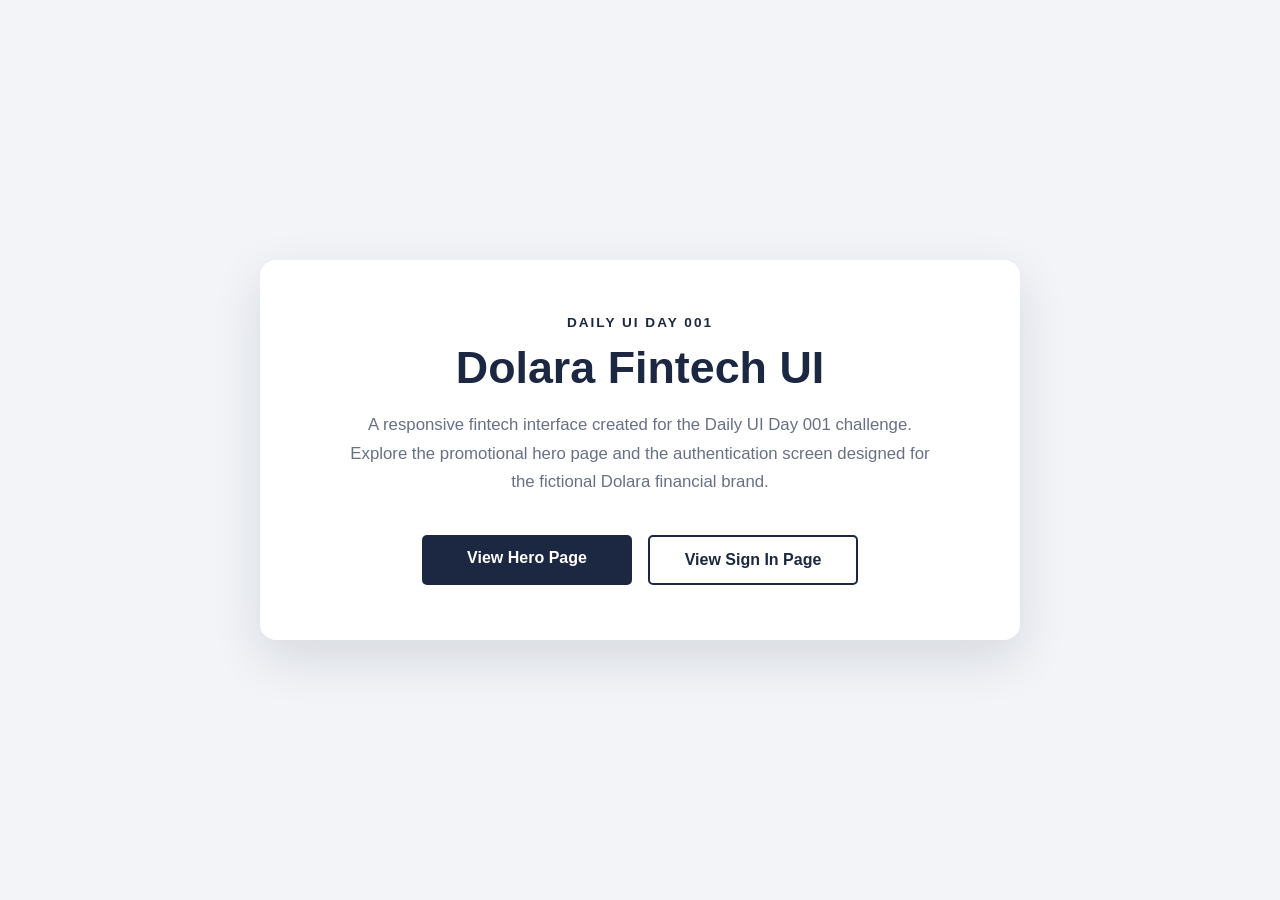
<file: index.html>
<!DOCTYPE html>
<html lang="en">
<head>
    <meta charset="UTF-8">

    <meta
        name="viewport"
        content="width=device-width, initial-scale=1.0"
    >

    <title>Daily UI Day 001 | Dolara Fintech UI</title>

    <style>
        :root {
            --primary-color: #1c2742;
            --primary-dark: #11192c;
            --page-background: #f2f4f8;
            --text-muted: #687086;
        }

        * {
            box-sizing: border-box;
        }

        body {
            min-height: 100vh;
            margin: 0;
            padding: 30px;

            display: flex;
            justify-content: center;
            align-items: center;

            font-family: Arial, Helvetica, sans-serif;
            color: var(--primary-color);
            background-color: var(--page-background);
        }

        .project-container {
            width: 100%;
            max-width: 760px;
            padding: 55px 45px;

            text-align: center;
            background-color: white;
            border-radius: 16px;

            box-shadow: 0 18px 50px rgba(17, 25, 44, 0.12);
        }

        .challenge-label {
            margin-bottom: 12px;

            font-size: 0.85rem;
            font-weight: 700;
            letter-spacing: 2px;
            text-transform: uppercase;
        }

        h1 {
            margin: 0 0 18px;
            font-size: 2.8rem;
        }

        .description {
            max-width: 590px;
            margin: 0 auto 38px;

            color: var(--text-muted);
            font-size: 1.05rem;
            line-height: 1.7;
        }

        .project-links {
            display: flex;
            justify-content: center;
            gap: 16px;
            flex-wrap: wrap;
        }

        .project-link {
            min-width: 210px;
            padding: 14px 24px;

            color: white;
            background-color: var(--primary-color);
            border-radius: 5px;

            font-weight: 700;
            text-decoration: none;

            transition:
                background-color 0.2s ease,
                transform 0.2s ease;
        }

        .project-link:hover {
            background-color: var(--primary-dark);
            transform: translateY(-2px);
        }

        .secondary-link {
            color: var(--primary-color);
            background-color: white;
            border: 2px solid var(--primary-color);
        }

        .secondary-link:hover {
            color: white;
            background-color: var(--primary-dark);
        }

        @media (max-width: 576px) {
            body {
                padding: 18px;
            }

            .project-container {
                padding: 45px 24px;
            }

            h1 {
                font-size: 2.1rem;
            }

            .project-link {
                width: 100%;
            }
        }
    </style>
</head>

<body>

    <main class="project-container">

        <div class="challenge-label">
            Daily UI Day 001
        </div>

        <h1>Dolara Fintech UI</h1>

        <p class="description">
            A responsive fintech interface created for the Daily UI Day 001
            challenge. Explore the promotional hero page and the authentication
            screen designed for the fictional Dolara financial brand.
        </p>

        <div class="project-links">

            <a class="project-link" href="./daily1.html">
                View Hero Page
            </a>

            <a
                class="project-link secondary-link"
                href="./sign.html"
            >
                View Sign In Page
            </a>

        </div>

    </main>

</body>
</html>
</file>
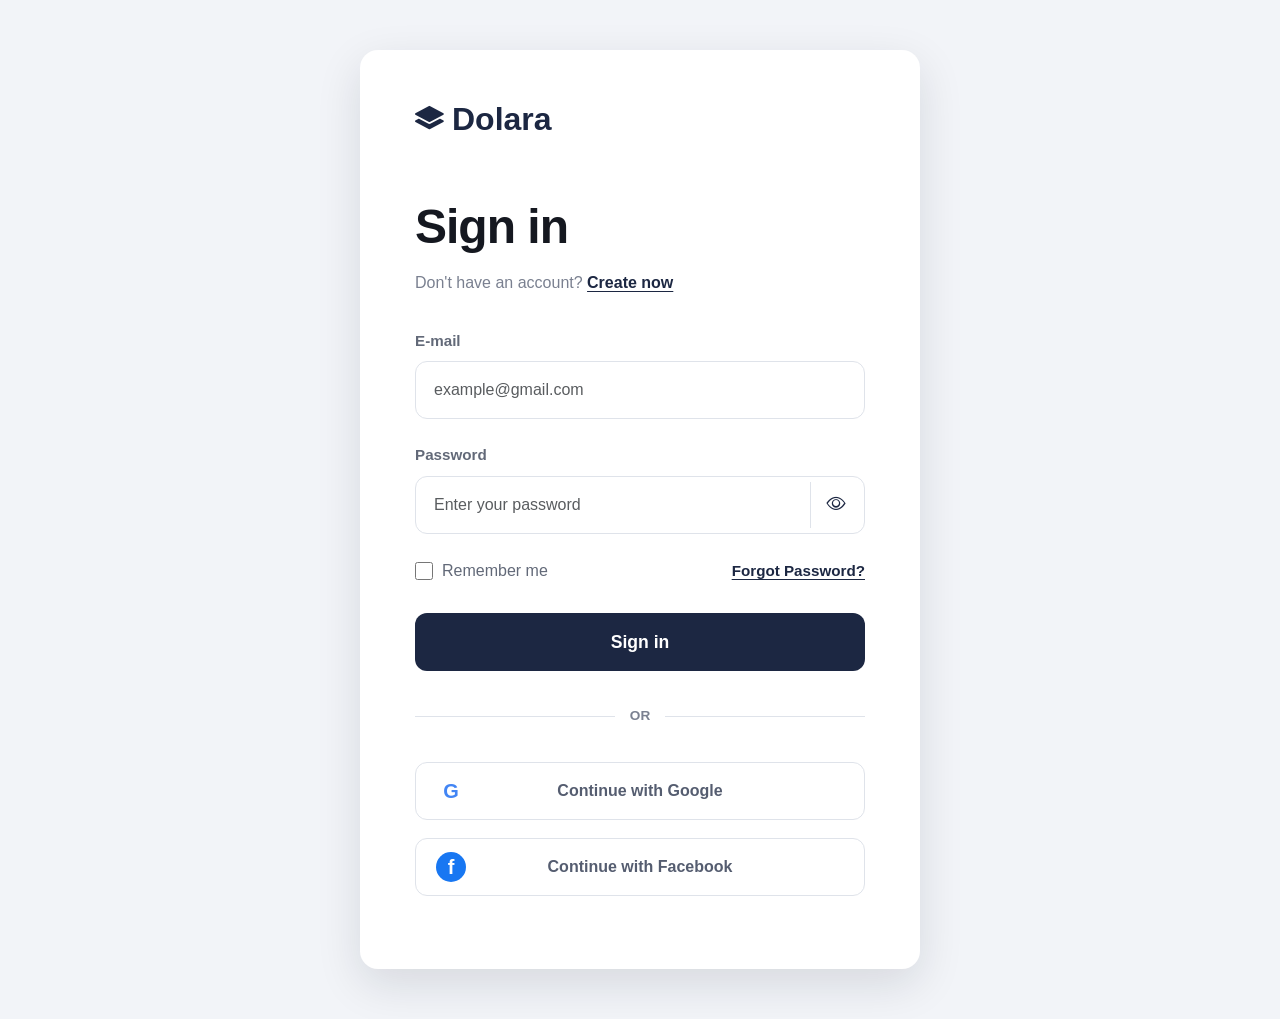
<file: sign.html>
<!DOCTYPE html>
<html lang="en">
<head>
    <meta charset="UTF-8">

    <meta
        name="viewport"
        content="width=device-width, initial-scale=1.0"
    >

    <title>Dolara - Sign in</title>

    <!-- Bootstrap -->
    <link
        href="https://cdn.jsdelivr.net/npm/bootstrap@5.3.8/dist/css/bootstrap.min.css"
        rel="stylesheet"
    >

    <link
        rel="stylesheet"
        href="https://cdn.jsdelivr.net/npm/bootstrap-icons@1.11.3/font/bootstrap-icons.min.css"
    >

    <link rel="stylesheet" href="sign.css">
</head>

<body>
    <main class="signin-page">
        <div class="signin-container">
            <!-- Logo -->
            <a href="#" class="brand-logo">
                <i class="bi bi-layers-fill"></i>
                <span>Dolara</span>
            </a>

            <!-- Titre -->
            <div class="signin-heading">
                <h1>Sign in</h1>

                <p>
                    Don't have an account?
                    <a href="#">Create now</a>
                </p>
            </div>

            <!-- Formulaire -->
            <form class="signin-form">

                <!-- Email -->
                <div class="form-group">
                    <label for="email">E-mail</label>

                    <input
                        type="email"
                        id="email"
                        class="form-control custom-input"
                        placeholder="example@gmail.com"
                        required
                    >
                </div>

                <!-- Mot de passe -->
                <div class="form-group">
                    <label for="password">Password</label>

                    <div class="password-field">
                        <input
                            type="password"
                            id="password"
                            class="form-control custom-input"
                            placeholder="Enter your password"
                            required
                        >

                        <button
                            type="button"
                            class="password-toggle"
                            id="passwordToggle"
                            aria-label="Show password"
                        >
                            <i class="bi bi-eye"></i>
                        </button>
                    </div>
                </div>

                <!-- Remember et mot de passe oublié -->
                <div class="form-options">

                    <label class="remember-option">
                        <input type="checkbox">
                        <span>Remember me</span>
                    </label>

                    <a href="#" class="forgot-link">
                        Forgot Password?
                    </a>

                </div>

                <!-- Bouton principal -->
                <button type="submit" class="signin-button">
                    Sign in
                </button>

                <!-- Séparation -->
                <div class="divider">
                    <span></span>
                    <p>OR</p>
                    <span></span>
                </div>

                <!-- Google -->
                <button type="button" class="social-button">
                    <span class="google-icon">G</span>
                    <span>Continue with Google</span>
                </button>

                <!-- Facebook -->
                <button type="button" class="social-button">
                    <span class="facebook-icon">f</span>
                    <span>Continue with Facebook</span>
                </button>

            </form>

        </div>

    </main>

    <script src="sign.js"></script>

</body>
</html>
</file>
<file: sign.css>
:root {
    --brand-color: #1c2742;
    --brand-dark: #11192c;
    --brand-light: #34415f;

    --page-background: #f2f4f8;
    --text-color: #151820;
    --paragraph-color: #7a8090;
    --border-color: #dfe3ea;
}

* {
    box-sizing: border-box;
}

body {
    margin: 0;
    font-family: Arial, Helvetica, sans-serif;
    background-color: var(--page-background);
    color: var(--text-color);
}

/* Page complète */
.signin-page {
    min-height: 100vh;
    padding: 50px 20px;

    display: flex;
    justify-content: center;
    align-items: center;
}

/* Grand bloc blanc */
.signin-container {
    width: 100%;
    max-width: 560px;

    padding: 45px 55px 55px;

    background-color: white;
    border-radius: 18px;

    box-shadow: 0 15px 45px rgba(17, 25, 44, 0.12);
}

/* Logo */
.brand-logo {
    display: inline-flex;
    align-items: center;
    gap: 8px;

    margin-bottom: 55px;

    color: var(--brand-color);
    font-size: 2rem;
    font-weight: 800;
    text-decoration: none;
}

.brand-logo i {
    font-size: 1.8rem;
}

/* Titre */
.signin-heading {
    margin-bottom: 35px;
}

.signin-heading h1 {
    margin-bottom: 15px;

    font-size: 3rem;
    font-weight: 750;
    letter-spacing: -1px;
}

.signin-heading p {
    margin: 0;

    color: var(--paragraph-color);
    font-size: 1rem;
}

.signin-heading a,
.forgot-link {
    color: var(--brand-color);
    font-weight: 700;
    text-decoration: underline;
    text-underline-offset: 3px;
}

/* Groupes du formulaire */
.form-group {
    margin-bottom: 25px;
}

.form-group label {
    display: block;
    margin-bottom: 9px;

    color: #626978;
    font-size: 0.95rem;
    font-weight: 600;
}

/* Champs */
.custom-input {
    height: 58px;
    padding: 0 18px;

    border: 1px solid var(--border-color);
    border-radius: 12px;

    font-size: 1rem;
    box-shadow: none;
}

.custom-input:focus {
    border-color: var(--brand-color);
    box-shadow: 0 0 0 3px rgba(28, 39, 66, 0.12);
}

/* Champ de mot de passe */
.password-field {
    position: relative;
}

.password-field .custom-input {
    padding-right: 60px;
}

.password-toggle {
    position: absolute;
    top: 50%;
    right: 5px;
    transform: translateY(-50%);

    width: 50px;
    height: 46px;

    border: none;
    border-left: 1px solid var(--border-color);
    background: transparent;

    color: var(--brand-color);
    font-size: 1.2rem;
}

/* Remember et Forgot */
.form-options {
    margin: 5px 0 30px;

    display: flex;
    align-items: center;
    justify-content: space-between;
    gap: 20px;
}

.remember-option {
    display: flex;
    align-items: center;
    gap: 9px;

    color: #626978;
    cursor: pointer;
}

.remember-option input {
    width: 18px;
    height: 18px;

    accent-color: var(--brand-color);
}

.forgot-link {
    font-size: 0.95rem;
}

/* Bouton Sign in */
.signin-button {
    width: 100%;
    height: 58px;

    color: white;
    background-color: var(--brand-color);

    border: none;
    border-radius: 12px;

    font-size: 1.1rem;
    font-weight: 700;

    transition:
        background-color 0.2s ease,
        transform 0.2s ease;
}

.signin-button:hover {
    background-color: var(--brand-dark);
}

.signin-button:active {
    transform: scale(0.99);
}

/* Séparateur */
.divider {
    margin: 35px 0;

    display: flex;
    align-items: center;
    gap: 15px;
}

.divider span {
    flex: 1;
    height: 1px;
    background-color: var(--border-color);
}

.divider p {
    margin: 0;

    color: var(--paragraph-color);
    font-size: 0.85rem;
    font-weight: 700;
}

/* Boutons sociaux */
.social-button {
    position: relative;

    width: 100%;
    height: 58px;
    margin-bottom: 18px;
    padding: 0 60px;

    display: flex;
    align-items: center;
    justify-content: center;

    color: #555d70;
    background-color: white;

    border: 1px solid var(--border-color);
    border-radius: 12px;

    font-size: 1rem;
    font-weight: 600;

    transition:
        background-color 0.2s ease,
        border-color 0.2s ease;
}

.social-button:hover {
    background-color: #f7f8fa;
    border-color: #c7ccd5;
}

/* Icônes Google et Facebook */
.google-icon,
.facebook-icon {
    position: absolute;
    left: 20px;

    width: 30px;
    height: 30px;

    display: flex;
    align-items: center;
    justify-content: center;

    font-size: 1.25rem;
    font-weight: 800;
}

.google-icon {
    color: #4285f4;
}

.facebook-icon {
    color: white;
    background-color: #1877f2;
    border-radius: 50%;
    font-family: Arial, sans-serif;
}

/* Téléphone */
@media (max-width: 576px) {
    .signin-page {
        padding: 0;
        align-items: stretch;
    }

    .signin-container {
        max-width: none;
        min-height: 100vh;

        padding: 35px 24px 45px;

        border-radius: 0;
        box-shadow: none;
    }

    .brand-logo {
        margin-bottom: 45px;
        font-size: 1.7rem;
    }

    .signin-heading h1 {
        font-size: 2.6rem;
    }

    .form-options {
        align-items: flex-start;
    }

    .forgot-link {
        text-align: right;
    }
}
</file>
